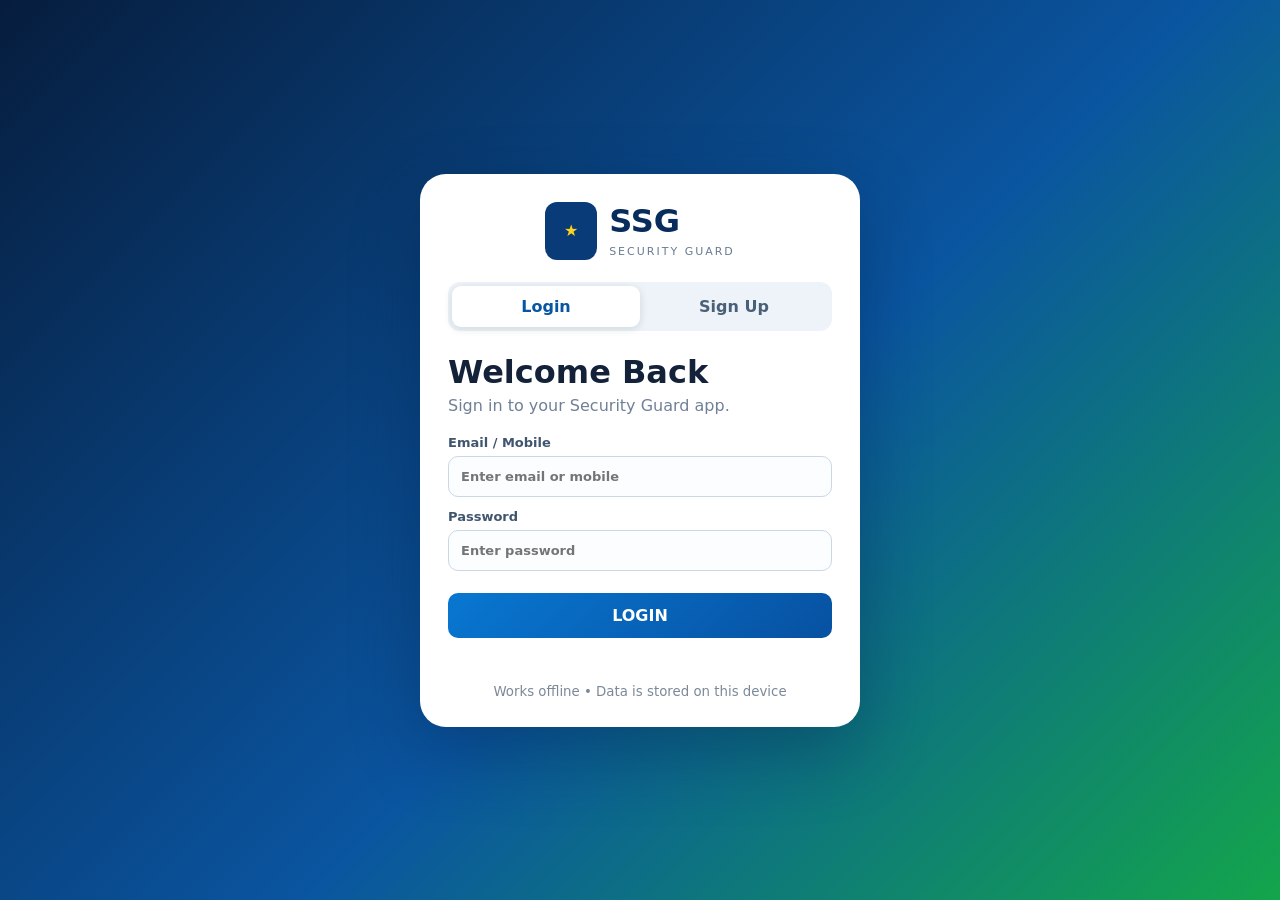
<file: index.html>
<!doctype html>
<html lang="en">
<head>
  <meta charset="UTF-8">
  <meta name="viewport" content="width=device-width,initial-scale=1,viewport-fit=cover">
  <meta name="theme-color" content="#062a57">
  <title data-i18n="brandTitle">SSG - Security Guard</title>
  <link rel="stylesheet" href="css/style.css">
</head>
<body>
  <div id="authScreen" class="auth-screen">
    <div class="auth-card">
      <div class="brand-mini">
        <div class="brand-shield">★</div>
        <div><b>SSG</b><span>SECURITY GUARD</span></div>
      </div>
      <div class="auth-tabs">
        <button class="auth-tab active" data-auth="login" data-i18n="login">Login</button>
        <button class="auth-tab" data-auth="signup" data-i18n="signUp">Sign Up</button>
      </div>

      <form id="loginForm" class="auth-form">
        <h1 data-i18n="welcomeBack">Welcome Back</h1>
        <p data-i18n="signInSubtitle">Sign in to your Security Guard app.</p>
        <label data-i18n="emailMobile">Email / Mobile<input id="loginId" required autocomplete="username" placeholder="Enter email or mobile"></label>
        <label data-i18n="password">Password<input id="loginPassword" type="password" required autocomplete="current-password" placeholder="Enter password"></label>
        <button class="primary-btn" type="submit" data-i18n="loginButton">LOGIN</button>
        <div id="loginMsg" class="form-msg"></div>
      </form>

      <form id="signupForm" class="auth-form hidden">
        <h1 data-i18n="createAccount">Create Account</h1>
        <p data-i18n="signupSubtitle">Set up your personal SSG profile.</p>
        <label data-i18n="fullName">Full Name<input id="signupName" required placeholder="Security Guard name"></label>
        <label data-i18n="emailMobile">Email / Mobile<input id="signupId" required placeholder="Email or mobile"></label>
        <label data-i18n="password">Password<input id="signupPassword" type="password" minlength="6" maxlength="10" required placeholder="6-10 characters"></label>
        <div class="strength"><span></span><span></span><span></span></div>
        <small id="strengthText">Password strength</small>
        <label data-i18n="confirmPassword">Confirm Password<input id="signupConfirm" type="password" minlength="6" maxlength="10" required></label>
        <button class="primary-btn" type="submit" data-i18n="createAccountButton">CREATE ACCOUNT</button>
        <div id="signupMsg" class="form-msg"></div>
      </form>
      <small class="offline-note" data-i18n="offlineNote">Works offline • Data is stored on this device</small>
    </div>
  </div>

  <div id="app" class="app hidden">
    <header class="topbar">
      <div class="brand">
        <div class="shield">★</div>
        <div><strong data-i18n="brandTitle">SSG - Security Guard</strong><small data-i18n="tagline">Simple • Smart • Complete</small></div>
      </div>
      <div class="top-actions">
        <span class="pill">🇮🇳 Made for India</span>
        <button id="logoutBtn" class="logout-btn" data-i18n="logout">Logout</button>
      </div>
    </header>

    <main class="shell">
      <section id="dashboard" class="page active">
        <div class="page-title"><div><h2 data-i18n="dashboard">Dashboard</h2><p id="todayText"></p></div><div class="live-dot">● LIVE</div></div>
        <div class="grid dashboard-grid">
          <div class="card date-card"><div class="big-date" id="bigDate"></div><b id="dayName"></b></div>
          <div class="card shift-card"><h3 data-i18n="shiftSelection">Shift Selection</h3><div class="shift-row">
            <label><input type="radio" name="shift" value="day"> Day Shift</label>
            <label><input type="radio" name="shift" value="night"> Night Shift</label>
          </div><span id="patrolBadge" class="badge" data-i18n="patrolDisabled">Patrol Disabled</span></div>
          <div class="card"><h3 data-i18n="dutySite">Duty Site</h3><input id="siteInput" class="input" value="SSD Farm Hasanpur"></div>
        </div>

        <div class="grid punch-grid">
          <div class="card punch-card punch-in"><button id="punchIn" class="big-action">▶ <span data-i18n="punchIn">PUNCH IN</span></button><p>Last Punch: <b id="lastPunch">--:--</b></p></div>
          <div class="card timer-card"><div class="clock">◷</div><strong id="dutyTimer">00:00:00</strong><p>Status: <b id="dutyStatus" data-i18n="ready">Ready</b></p></div>
          <div class="card punch-card punch-out"><button id="punchOut" class="big-action">■ <span data-i18n="punchOut">PUNCH OUT</span></button><p>Total Duty Today: <b id="totalDuty">00:00</b></p></div>
        </div>

        <div class="grid lower-grid">
          <div class="card plan"><h3 data-i18n="todaysPlan">Today's Plan</h3>
            <label><input type="checkbox" checked> Gate Check</label>
            <label><input type="checkbox" checked> Patrolling</label>
            <label><input type="checkbox" checked> Visitor Entry</label>
            <label><input type="checkbox" checked> Area Monitoring</label>
          </div>
          <div class="card status-card"><h3 data-i18n="todaysStatus">Today's Status</h3><div class="person-icon">●</div><strong id="statusText" data-i18n="notPunched">Not Punched</strong><p data-i18n="dutyNotStarted">Duty not started</p></div>
          <div class="card patrol-card"><h3 data-i18n="patrol">Patrol <span data-i18n="nightOnly">(Night Only)</span></h3><div class="patrol-symbol">⌖</div><button id="patrolBtn" class="secondary-btn" disabled data-i18n="goToPatrol">Go to Patrol</button><p>Round: <b id="roundCount">0 / 0</b></p></div>
        </div>
      </section>

      <section id="attendance" class="page">
        <div class="page-title"><div><h2 data-i18n="attendance">Attendance</h2><p data-i18n="monthlyCalendar">Monthly calendar & attendance filing</p></div><button id="monthReset" class="secondary-btn" data-i18n="currentMonth">Current Month</button></div>
        <div class="attendance-layout">
          <div class="card calendar-card"><div class="calendar-head"><button id="prevMonth">‹</button><h3 id="monthTitle"></h3><button id="nextMonth">›</button></div><div class="legend"><span class="p">Present</span><span class="a">Absent</span><span class="l">Leave</span><span class="o">Off</span><span class="h">Holiday</span><span class="i">Incomplete</span></div><div id="calendar" class="calendar"></div></div>
          <div class="card summary"><h3 data-i18n="monthlySummary">Monthly Summary</h3><div id="summaryRows"></div><hr><p>Total Days <b id="sumDays">30</b></p><p>Worked Hours <b id="sumHours">0.00</b></p><p>OT Hours <b id="sumOT">0.00</b></p></div>
        </div>
        <div class="card table-card"><h3 data-i18n="manualAttendance">Manual Attendance Filing <small data-i18n="editBelow">(Edit below)</small></h3><div class="table-wrap"><table><thead><tr><th data-i18n="date">Date</th><th data-i18n="day">Day</th><th data-i18n="status">Status</th><th data-i18n="punchInTable">Punch IN</th><th data-i18n="punchOutTable">Punch OUT</th><th data-i18n="breakMin">Break (Min)</th><th data-i18n="workHrs">Work Hrs</th><th data-i18n="otHrs">OT Hrs</th><th data-i18n="note">Note</th></tr></thead><tbody id="attendanceBody"></tbody></table></div></div>
      </section>

      <section id="salary" class="page">
        <div class="page-title"><div><h2 data-i18n="salarySlip">Salary Slip</h2><p data-i18n="automaticMonthlyCalculation">Automatic monthly calculation</p></div><button id="printSalary" class="secondary-btn">🖨 Print / PDF</button></div>
        <div class="salary-slip card">
          <div class="slip-head"><div class="logo-box">SSG</div><div><h2 data-i18n="salarySlip">Salary Slip</h2><b id="salaryMonth"></b></div><span>Worker ID <b id="workerId">SG001</b></span></div>
          <div class="salary-columns">
            <div><h3 data-i18n="personalDetails">Personal Details</h3><div id="personalDetails"></div></div>
            <div><h3 data-i18n="workingDetails">Working Details</h3><div id="workingDetails"></div><h3 class="earn-title" data-i18n="earnings">Earnings</h3><div id="earnings"></div></div>
            <div><h3 data-i18n="deductions">Deductions (As per Indian Law)</h3><div id="deductions"></div><div class="net-box">Net Salary <b id="netSalary">₹0.00</b></div><h3 data-i18n="employerContribution">Employer Contribution (Info)</h3><div id="employer"></div></div>
          </div>
          <p class="words">Amount in Words: <b id="amountWords">Rupees Zero Only</b></p>
        </div>
      </section>

      <section id="patrol" class="page">
        <div class="page-title"><div><h2 data-i18n="patrol">Patrol</h2><p>Night-shift round management</p></div></div>
        <div class="grid patrol-page-grid">
          <div class="card"><h3 data-i18n="createEditRound">Create / Edit Round</h3><label data-i18n="roundName">Round Name<input id="roundName" class="input" value="Night Round"></label><label data-i18n="targetRounds">Target Rounds<input id="roundTarget" class="input" type="number" min="1" value="4"></label><button id="saveRound" class="primary-btn" data-i18n="saveRound">SAVE ROUND</button></div>
          <div class="card patrol-progress"><div class="patrol-symbol large">⌖</div><h2 id="roundTitle">Night Round</h2><div class="progress"><span id="roundProgress"></span></div><strong id="roundProgressText">0 / 4</strong><button id="completeRound" class="secondary-btn" data-i18n="completeRound">Complete Round</button></div>
        </div>
      </section>

      <section id="reports" class="page">
        <div class="page-title"><div><h2 data-i18n="reports">Reports</h2><p>Daily report sharing</p></div></div>
        <div class="grid report-grid">
          <div class="card"><h3 data-i18n="dailyReport">Daily Report</h3><textarea id="reportText" rows="12"></textarea><button id="whatsappBtn" class="primary-btn" data-i18n="shareWhatsApp">Share on WhatsApp</button></div>
          <div class="card"><h3 data-i18n="reportPreview">Report Preview</h3><pre id="reportPreview"></pre></div>
        </div>
      </section>

      <section id="profile" class="page">
        <div class="page-title"><div><h2 data-i18n="profile">Profile</h2><p>Personal, bank and statutory details</p></div><button id="saveProfile" class="primary-btn small-btn" data-i18n="saveProfile">Save Profile</button></div>
        <div class="profile-grid">
          <div class="card"><h3 data-i18n="personalInformation">Personal Information</h3><label data-i18n="name">Name<input id="pName" class="input"></label><label>Employee ID<input id="pId" class="input"></label><label>Date of Birth<input id="pDob" class="input" type="date"></label><label>Mobile Number<input id="pMobile" class="input"></label><label>Address<input id="pAddress" class="input"></label></div>
          <div class="card"><h3 data-i18n="bankDetails">Bank Details</h3><label>Bank Name<input id="pBank" class="input"></label><label>Account Number<input id="pAccount" class="input"></label><label>IFSC Code<input id="pIfsc" class="input"></label><label>Account Holder<input id="pHolder" class="input"></label></div>
          <div class="card"><h3 data-i18n="employmentDetails">Employment Details</h3><label data-i18n="joiningDate">Joining Date<input id="pJoin" class="input" type="date"></label><label data-i18n="designation">Designation<input id="pDesignation" class="input"></label><label data-i18n="dutySite">Duty Site<input id="pSite" class="input"></label><label>Shift Type<select id="pShift" class="input"><option data-i18n="day">Day</option><option>Night</option></select></label></div>
          <div class="card salary-input"><h3 data-i18n="monthlySalary">Monthly Salary <small data-i18n="onlyInput">(Only input)</small></h3><input id="pSalary" class="salary-field" type="number" min="0" step="0.01"></div>
        </div>
      </section>

      <section id="settings" class="page">
        <div class="page-title"><div><h2 data-i18n="settings">Settings</h2><p data-i18n="applicationPreferences">Application preferences</p></div></div>
        <div class="card language-card"><h3 data-i18n="language">Language</h3><label data-i18n="selectLanguage">Select Language<select id="languageSelect" class="input"><option value="en">English</option><option value="hi">हिन्दी</option><option value="hinglish">Hinglish</option></select></label><p class="language-note" data-i18n="languageNote">Change language anytime. Your saved data stays unchanged.</p></div>
          <div class="grid settings-grid">
          <div class="card"><h3 data-i18n="workRules">Work Rules</h3><label data-i18n="workHoursDay">Work Hours / Day<input id="sHours" class="input" type="number" value="12"></label><label data-i18n="autoPresent">Auto Present After (Hours)<input id="sAuto" class="input" type="number" value="12"></label><label data-i18n="breakTime">Break Time (Minutes)<input id="sBreak" class="input" type="number" value="30"></label></div>
          <div class="card"><h3 data-i18n="data">Data</h3><button id="exportBtn" class="secondary-btn" data-i18n="exportBackup">Export Backup JSON</button><button id="importBtn" class="secondary-btn" data-i18n="importBackup">Import Backup JSON</button><button id="resetBtn" class="danger-btn" data-i18n="resetData">Reset App Data</button><input id="importFile" type="file" accept=".json" hidden></div>
        </div>
      </section>
    </main>

    <nav class="bottom-nav">
      <button class="nav-btn active" data-page="dashboard">⌂<span data-i18n="dashboard">Dashboard</span></button>
      <button class="nav-btn" data-page="attendance">▦<span data-i18n="attendance">Attendance</span></button>
      <button class="nav-btn" data-page="salary">₹<span data-i18n="salary">Salary</span></button>
      <button class="nav-btn" data-page="patrol">⌖<span data-i18n="patrol">Patrol</span></button>
      <button class="nav-btn" data-page="reports">▥<span data-i18n="reports">Reports</span></button>
      <button class="nav-btn" data-page="profile">●<span data-i18n="profile">Profile</span></button>
      <button class="nav-btn" data-page="settings">⚙<span data-i18n="settings">Settings</span></button>
    </nav>
  </div>
  <div id="toast" class="toast"></div>
  <script src="js/i18n.js"></script>
  <script src="js/auth.js"></script>
  <script src="js/app.js"></script>
</body>
</html>
</file>
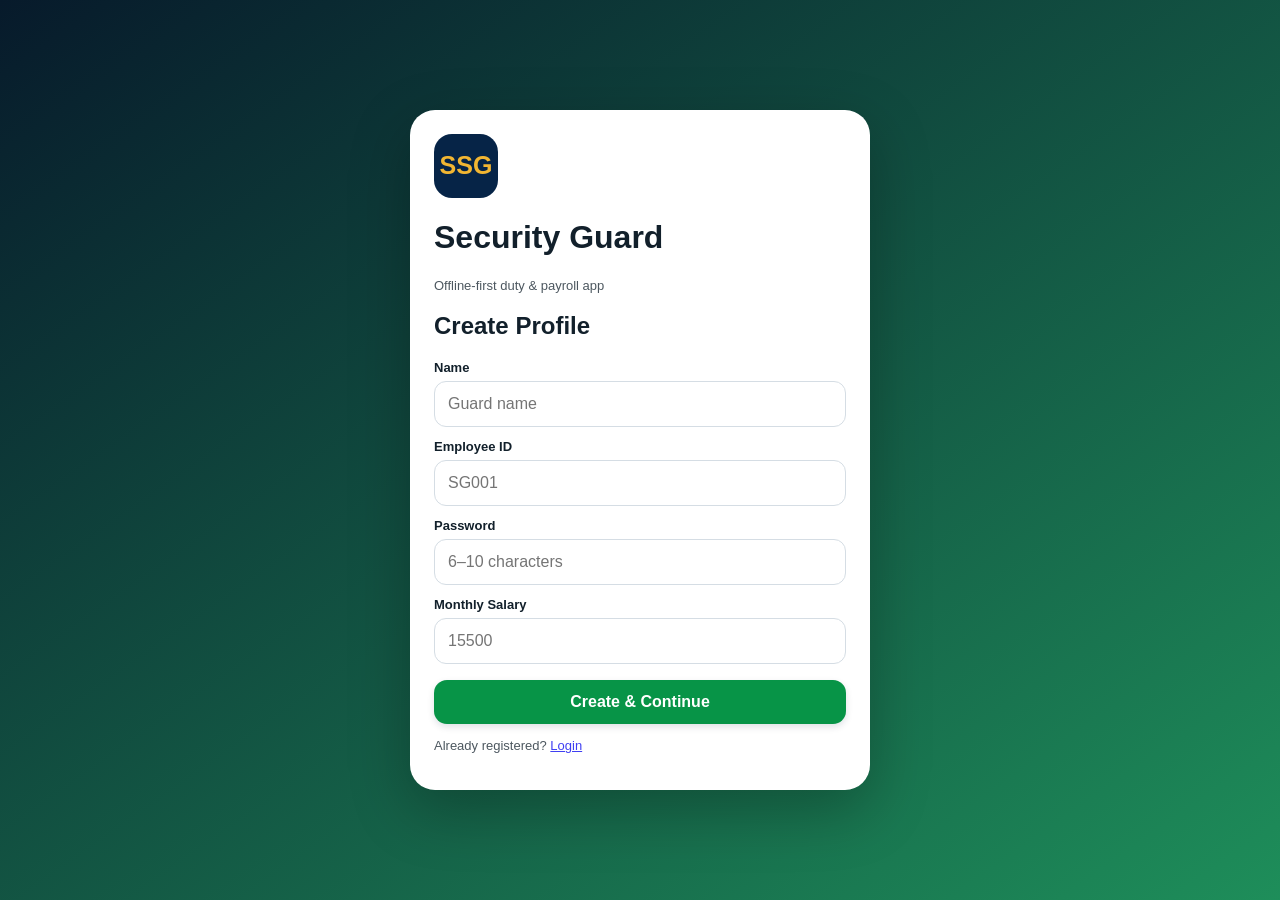
<file: app/src/main/assets/www/index.html>
<!doctype html>
<html lang="en">
<head>
<meta charset="utf-8">
<meta name="viewport" content="width=device-width,initial-scale=1,maximum-scale=1,user-scalable=no">
<meta name="theme-color" content="#071A2B">
<title>SSG Security Guard</title>
<link rel="stylesheet" href="css/style.css">
</head>
<body>
<div id="app"></div>
<script src="js/app.js"></script>
</body>
</html>
</file>
<file: css/style.css>
*{box-sizing:border-box}body{margin:0;font-family:Inter,system-ui,-apple-system,Segoe UI,Arial,sans-serif;background:#eef4f8;color:#132238}button,input,select,textarea{font:inherit}button{cursor:pointer;border:0}.hidden{display:none!important}.auth-screen{min-height:100vh;display:grid;place-items:center;background:linear-gradient(135deg,#061d3d,#0a55a0 55%,#13a54b);padding:18px}.auth-card{width:min(440px,100%);background:#fff;border-radius:26px;padding:28px;box-shadow:0 25px 70px #001b3d55}.brand-mini{display:flex;gap:12px;align-items:center;justify-content:center;color:#082c5b;margin-bottom:22px}.brand-mini b{font-size:32px;display:block}.brand-mini span{font-size:11px;letter-spacing:2px;color:#697b91}.brand-shield,.shield,.logo-box{background:#083b78;color:#ffd21c;border-radius:12px;display:grid;place-items:center}.brand-shield{width:52px;height:58px}.auth-tabs{display:grid;grid-template-columns:1fr 1fr;background:#edf3f8;padding:4px;border-radius:12px;margin-bottom:22px}.auth-tab{padding:11px;border-radius:9px;background:transparent;color:#496078;font-weight:700}.auth-tab.active{background:#fff;color:#0755a3;box-shadow:0 2px 8px #1232  }.auth-form h1{margin:0 0 5px}.auth-form p{margin:0 0 20px;color:#708096}.auth-form label,.profile-grid label,.settings-grid label,.card>label{display:block;font-size:13px;font-weight:700;color:#40556e;margin:12px 0}.auth-form input,.input,textarea,select{width:100%;border:1px solid #cad8e6;background:#fbfdff;border-radius:10px;padding:12px;margin-top:6px;outline:none}.auth-form input:focus,.input:focus,textarea:focus{border-color:#1976d2;box-shadow:0 0 0 3px #1976d220}.primary-btn{width:100%;padding:13px;border-radius:10px;background:linear-gradient(135deg,#0877d1,#0751a1);color:#fff;font-weight:800;margin-top:10px}.secondary-btn{padding:10px 16px;border-radius:9px;background:#e7f1fb;color:#0757a5;font-weight:800}.danger-btn{padding:10px 16px;border-radius:9px;background:#ffe7e7;color:#b40000;font-weight:800}.form-msg{min-height:20px;color:#b40000;font-size:13px;margin-top:8px}.offline-note{display:block;text-align:center;margin-top:18px;color:#7b8998}.strength{display:grid;grid-template-columns:repeat(3,1fr);gap:5px;margin-top:-4px}.strength span{height:5px;background:#dce4eb;border-radius:4px}.strength.weak span:first-child{background:#e9a51b}.strength.strong span:nth-child(-n+2){background:#2c9d56}.strength.very span{background:#168c4b}.topbar{height:76px;background:linear-gradient(90deg,#052653,#0a4d91);color:#fff;display:flex;align-items:center;justify-content:space-between;padding:0 22px;box-shadow:0 4px 14px #05265330;position:sticky;top:0;z-index:20}.brand{display:flex;align-items:center;gap:12px}.brand strong{font-size:23px;display:block}.brand small{color:#ffd426;font-weight:800}.shield{width:42px;height:48px}.top-actions{display:flex;gap:10px;align-items:center}.pill{font-size:12px;background:#ffffff18;padding:8px 12px;border-radius:99px}.logout-btn{background:#ffffff20;color:#fff;padding:9px 13px;border-radius:9px}.shell{max-width:1400px;margin:auto;padding:16px 16px 110px}.page{display:none}.page.active{display:block}.page-title{display:flex;justify-content:space-between;align-items:center;margin:0 0 14px}.page-title h2{margin:0;color:#0b376c;font-size:25px}.page-title p{margin:3px 0;color:#6c7e92}.live-dot{color:#149c49;font-weight:900}.grid{display:grid;gap:12px}.dashboard-grid{grid-template-columns:1fr 1.6fr 1.2fr}.punch-grid{grid-template-columns:1.25fr 1fr 1.25fr;margin-top:12px}.lower-grid{grid-template-columns:1fr 1fr 1fr;margin-top:12px}.card{background:#fff;border:1px solid #d9e4ed;border-radius:10px;padding:14px;box-shadow:0 4px 12px #14324b10}.card h3{margin:0 0 10px;color:#123d6d}.date-card{text-align:center;background:#f8fbff}.big-date{font-size:25px;font-weight:900;color:#1b2d45}.shift-card{background:#fff9d9}.shift-row{display:flex;gap:22px;flex-wrap:wrap}.shift-row label{font-weight:800}.shift-row input{accent-color:#179d4c}.badge{display:inline-block;margin-top:10px;background:#dce8f4;color:#55708c;padding:4px 9px;border-radius:5px;font-size:11px;font-weight:800}.punch-card{text-align:center}.big-action{width:100%;padding:16px;border-radius:9px;color:#fff;font-size:17px;font-weight:900}.punch-in .big-action{background:#0879d2}.punch-out .big-action{background:#ee7777}.punch-in{background:#eef8ff}.punch-out{background:#fff0f0}.punch-card p{margin:9px 0 0;color:#60758b}.timer-card{text-align:center}.clock{font-size:38px;color:#a92d2d}.timer-card strong{font-size:28px}.person-icon{font-size:38px;color:#1aa653;text-align:center}.status-card{text-align:center}.status-card strong{font-size:19px}.status-card p{margin:5px;color:#75879a}.plan{background:#fffbe5}.plan label{display:block;margin:10px}.patrol-card{background:#fff8df;text-align:center}.patrol-card span{font-size:12px}.patrol-symbol{font-size:46px;color:#122c4e}.patrol-symbol.large{font-size:70px}.patrol-card .secondary-btn{background:#0c64c2;color:#fff}.attendance-layout{display:grid;grid-template-columns:1fr 250px;gap:12px}.calendar-head{display:flex;align-items:center;justify-content:space-between}.calendar-head button{background:#e5eff8;color:#12538e;border-radius:8px;width:40px;height:34px;font-size:25px}.calendar-head h3{margin:0}.legend{display:flex;gap:9px;flex-wrap:wrap;font-size:11px;margin:10px 0}.legend span:before{content:"";display:inline-block;width:10px;height:10px;border-radius:2px;margin-right:4px}.legend .p:before{background:#8cdda3}.legend .a:before{background:#ff8585}.legend .l:before{background:#ffd75a}.legend .o:before{background:#9c70ee}.legend .h:before{background:#aeb7c0}.legend .i:before{background:#69c7f5}.calendar{display:grid;grid-template-columns:repeat(7,1fr);border:1px solid #d5e0e9}.cal-cell{min-height:55px;border:1px solid #e2e8ed;padding:4px;font-size:12px}.cal-cell.head{min-height:auto;text-align:center;font-weight:900;background:#f0f5f9}.cal-cell.p{background:#a9e4b7}.cal-cell.a{background:#ff9999}.cal-cell.l{background:#ffe07a}.cal-cell.o{background:#ae87ed}.cal-cell.h{background:#c1c8ce}.cal-cell.i{background:#8bd5f8}.cal-cell.today{outline:3px solid #1976d2;outline-offset:-3px}.cal-cell b{display:block}.summary p{display:flex;justify-content:space-between}.summary hr{border:0;border-top:1px solid #ddd}.table-card{margin-top:12px}.table-card h3 small{font-weight:500}.table-wrap{overflow:auto}table{border-collapse:collapse;width:100%;min-width:850px;font-size:12px}th,td{border:1px solid #d4dee7;padding:7px;text-align:center}th{background:#e9f1f8;color:#143b63}.status-select{border:0;padding:5px;border-radius:4px;font-weight:800}.salary-slip{padding:18px}.slip-head{display:flex;align-items:center;gap:14px;border-bottom:3px solid #0d477d;padding-bottom:12px}.slip-head .logo-box{width:55px;height:55px}.slip-head h2{margin:0;color:#173d67}.slip-head span{margin-left:auto}.salary-columns{display:grid;grid-template-columns:1fr 1fr 1fr;gap:12px;margin-top:12px}.salary-columns>div{border:1px solid #d4dfe8;padding:10px}.salary-columns h3{background:#0e4c83;color:#fff;padding:6px;margin:0 0 8px;font-size:13px}.salary-columns p{display:flex;justify-content:space-between;margin:7px 0;border-bottom:1px dashed #ddd;padding-bottom:4px;font-size:13px}.earn-title{margin-top:15px!important}.net-box{background:#b9efb7;padding:13px;text-align:center;font-size:18px;margin-top:10px}.net-box b{display:block;font-size:25px}.words{font-size:13px}.patrol-page-grid,.report-grid,.settings-grid{grid-template-columns:1fr 1fr}.patrol-progress{text-align:center}.progress{height:15px;background:#e1e8ef;border-radius:99px;overflow:hidden;margin:18px}.progress span{display:block;height:100%;width:0;background:#16a34a;transition:.3s}.report-grid textarea{min-height:280px}.report-grid pre{white-space:pre-wrap;background:#f6f9fb;padding:14px;border-radius:8px;min-height:280px}.small-btn{width:auto}.profile-grid{display:grid;grid-template-columns:1fr 1fr;gap:12px}.salary-input{text-align:center;background:#fff5c9}.salary-field{width:100%;font-size:26px;font-weight:900;text-align:center;border:0;background:#fff;padding:12px;border-radius:8px}.bottom-nav{position:fixed;bottom:0;left:0;right:0;background:#fff;border-top:1px solid #d8e1e9;display:flex;justify-content:center;gap:5px;padding:7px 8px calc(7px + env(safe-area-inset-bottom));z-index:30}.nav-btn{background:#edf3f8;color:#35516e;border-radius:9px;min-width:105px;padding:8px 10px;font-weight:900}.nav-btn span{display:block;font-size:11px;margin-top:2px}.nav-btn.active{background:#0758a4;color:#fff}.toast{position:fixed;right:18px;bottom:90px;background:#102b47;color:#fff;padding:12px 16px;border-radius:9px;transform:translateY(20px);opacity:0;pointer-events:none;transition:.25s;z-index:50}.toast.show{transform:none;opacity:1}@media(max-width:900px){.dashboard-grid,.punch-grid,.lower-grid,.salary-columns,.attendance-layout,.patrol-page-grid,.report-grid,.profile-grid,.settings-grid{grid-template-columns:1fr}.topbar{height:auto;padding:12px 14px}.brand strong{font-size:18px}.pill{display:none}.bottom-nav{overflow-x:auto;justify-content:flex-start}.nav-btn{min-width:86px}.shell{padding-bottom:100px}.page-title{align-items:flex-start;gap:10px}.table-card{padding:8px}}@media(max-width:520px){.auth-card{padding:20px}.shift-row{gap:10px}.calendar .cal-cell{min-height:44px}.calendar{font-size:11px}.nav-btn{min-width:76px;padding:7px 5px}.nav-btn span{font-size:10px}.page-title h2{font-size:21px}}.language-card{background:#eef7ff;border-left:4px solid #0a62b7}.language-card h3{margin-bottom:5px}.language-note{color:#687c91;font-size:13px;margin:8px 0}.language-card select{font-weight:800}.bottom-nav{scrollbar-width:none}.bottom-nav::-webkit-scrollbar{display:none}@media(max-width:900px){.bottom-nav{justify-content:flex-start;overflow-x:auto}.nav-btn{flex:0 0 86px}}
@media print{.topbar,.bottom-nav,.page-title button{display:none!important}.shell{padding:0}.page{display:none!important}.page.active{display:block!important}.card{box-shadow:none}}
</file>
<file: app/src/main/assets/www/css/style.css>
*{box-sizing:border-box}body{margin:0;font-family:Arial,sans-serif;background:#f4f7fa;color:#12202b}button,input,select{font:inherit}button{border:0}.hidden{display:none!important}
:root{--navy:#062447;--navy2:#0b3763;--green:#079447;--blue:#1676d2;--yellow:#f5bd17;--orange:#f39a00;--red:#e53935;--purple:#7430c8;--sky:#dff2ff;--line:#cbd8e4;--card:#fff}
.top{background:linear-gradient(135deg,var(--navy),#123c59);color:#fff;padding:24px 18px 20px;border-radius:0 0 24px 24px}
.brand{font-weight:800;font-size:22px}.muted{opacity:.75;font-size:13px}.container{padding:16px 14px 90px;max-width:720px;margin:auto}
.card{background:var(--card);border-radius:18px;padding:16px;margin-bottom:14px;box-shadow:0 5px 20px #071a2b12}
.grid{display:grid;grid-template-columns:repeat(2,1fr);gap:12px}.stat{padding:15px;border-radius:16px;background:#eef6f1}.stat b{display:block;font-size:22px;margin-top:5px}
.btn{width:100%;padding:13px 15px;border-radius:13px;background:var(--green);color:white;font-weight:700}.btn.secondary{background:#e9eef2;color:#173044}.btn.danger{background:var(--red)}
.row{display:flex;gap:10px;align-items:center}.between{justify-content:space-between}label{display:block;font-size:13px;font-weight:700;margin:12px 0 6px}
input,select{width:100%;padding:13px;border:1px solid #d5dde4;border-radius:12px;background:#fff;outline:none}input:focus,select:focus{border-color:var(--green)}
.auth{min-height:100vh;display:flex;align-items:center;justify-content:center;padding:20px;background:linear-gradient(145deg,#071a2b,#1e8e5a)}
.authbox{background:#fff;width:min(460px,100%);border-radius:25px;padding:24px;box-shadow:0 20px 60px #0004}.logo{width:64px;height:64px;border-radius:18px;background:var(--navy);color:#f2b632;display:grid;place-items:center;font-weight:900;font-size:25px;margin-bottom:12px}
.nav{position:fixed;bottom:0;left:0;right:0;background:#fff;border-top:1px solid #e4e8ec;display:flex;justify-content:center;z-index:5}.nav button{flex:1;max-width:140px;background:#fff;color:#60707c;padding:10px 4px;font-size:11px}.nav button.active{color:var(--green);font-weight:800}
.title{font-size:20px;font-weight:800;margin:4px 0 14px}.pill{padding:6px 10px;border-radius:99px;font-size:11px;font-weight:800;background:#e9eef2}.green{background:#dff4e8;color:#167347}.red{background:#ffe2e2;color:#a52f2f}.yellow{background:#fff1c9;color:#806000}.purple{background:#e9e1ff;color:#5b3fa4}
.calendar{display:grid;grid-template-columns:repeat(7,1fr);gap:5px}.day{aspect-ratio:1;border-radius:9px;background:#eef2f5;display:grid;place-items:center;font-size:12px}.day.present{background:#bdebcf}.day.absent{background:#ffc2c2}.day.leave{background:#ffe8a8}.day.off{background:#dcd0ff}.toast{position:fixed;top:15px;left:50%;transform:translateX(-50%);background:#12202b;color:#fff;padding:10px 15px;border-radius:99px;z-index:20;font-size:13px}

/* SSG reference theme: navy header + green/blue/orange/purple section system */
.section-green{border-top:5px solid var(--green)}
.section-blue{border-top:5px solid var(--blue)}
.section-orange{border-top:5px solid var(--orange)}
.section-purple{border-top:5px solid var(--purple)}
.top{background:linear-gradient(100deg,#062447,#0b3763);border-radius:0 0 18px 18px}
.brand{font-size:23px;letter-spacing:.2px}.brand-sub{color:#ffd21a;font-weight:800;font-size:13px;margin-top:3px}
.card{border:1px solid #d8e1e9;box-shadow:0 4px 12px #06244718}
.stat{background:#eef8f1;border:1px solid #d7ecdf}
.btn{box-shadow:0 3px 7px #06244722}.btn.blue{background:var(--blue)}.btn.orange{background:var(--orange)}.btn.purple{background:var(--purple)}
.screen-head{color:#fff;padding:10px 14px;border-radius:12px 12px 0 0;font-weight:800;font-size:18px;margin:-16px -16px 14px}
.screen-head.green{background:linear-gradient(90deg,#087e3d,#0ca950)}
.screen-head.blue{background:linear-gradient(90deg,#0b5fae,#1988e5)}
.screen-head.orange{background:linear-gradient(90deg,#b85d00,#f39a00)}
.screen-head.purple{background:linear-gradient(90deg,#54209d,#7b35d6)}
.feature-grid{display:grid;grid-template-columns:repeat(2,1fr);gap:10px}
.feature{padding:14px;border-radius:14px;color:#173044;font-weight:800;text-align:center;border:1px solid var(--line)}
.feature.green{background:#e3f7e9}.feature.blue{background:#e5f2ff}.feature.orange{background:#fff1d2}.feature.purple{background:#eee5ff}
</file>
